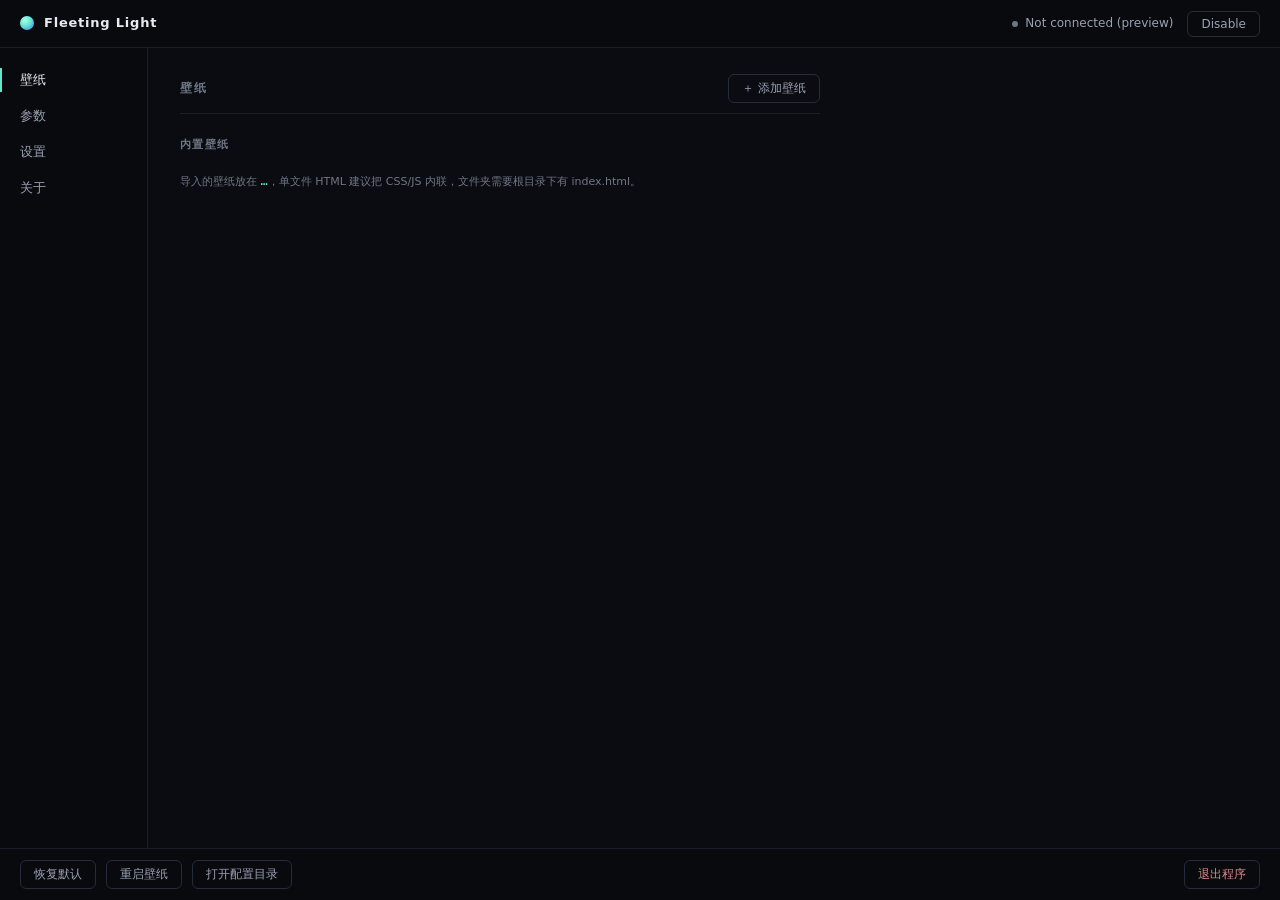
<file: web/settings/index.html>
<!doctype html>
<html lang="zh-CN">
  <head>
    <meta charset="utf-8" />
    <meta name="viewport" content="width=device-width, initial-scale=1" />
    <title>Fleeting Light · 设置</title>
    <link rel="stylesheet" href="./settings.css" />
    <script src="../shared/bridge.js"></script>
  </head>
  <body>
    <header class="topbar">
      <div class="brand">
        <span class="brand-mark"></span>
        <span class="brand-name">Fleeting Light</span>
        <span class="brand-version" id="versionLabel"></span>
      </div>
      <div class="topbar-right">
        <span class="status" id="statusPill"><span class="status-dot"></span><span id="statusText" data-i18n="status.connecting">连接中…</span></span>
        <button class="ghost" id="pauseButton" type="button" data-i18n="btn.disable">禁用</button>
      </div>
    </header>

    <div class="shell">
      <nav class="sidenav" id="sidenav">
        <button class="nav-item active" data-pane="wallpaper" type="button" data-i18n="nav.wallpaper">壁纸</button>
        <button class="nav-item" data-pane="params" type="button" data-i18n="nav.params">参数</button>
        <button class="nav-item" data-pane="behavior" type="button" data-i18n="nav.settings">设置</button>
        <button class="nav-item" data-pane="about" type="button" data-i18n="nav.about">关于</button>
      </nav>

      <main class="content">
        <section class="pane active" id="pane-wallpaper">
          <div class="pane-head">
            <h1 data-i18n="wallpaper.title">壁纸</h1>
            <div class="add-wrap">
              <button class="ghost" id="addWallpaperButton" type="button" data-i18n="wallpaper.add">＋ 添加壁纸</button>
              <div class="menu" id="addWallpaperMenu" hidden>
                <button type="button" data-kind="file" data-i18n="wallpaper.importFile">导入 HTML 文件…</button>
                <button type="button" data-kind="folder" data-i18n="wallpaper.importFolder">导入文件夹（构建产物）…</button>
              </div>
            </div>
          </div>
          <div class="rule"></div>

          <div class="wp-group">
            <h2 class="group-title" data-i18n="wallpaper.builtin">内置壁纸</h2>
            <div class="wp-list" id="builtinList"></div>
          </div>

          <div class="wp-group" id="userGroup" hidden>
            <h2 class="group-title" data-i18n="wallpaper.mine">我的壁纸</h2>
            <div class="wp-list" id="userList"></div>
          </div>

          <p class="note">
            <span data-i18n="wallpaper.note.before">导入的壁纸放在</span>
            <code id="userDirHint">…</code><span data-i18n="wallpaper.note.after">，单文件 HTML 建议把 CSS/JS 内联，文件夹需要根目录下有 index.html。</span>
          </p>
        </section>

        <section class="pane" id="pane-params">
          <h1 data-i18n="params.title">渲染</h1>
          <div class="rule"></div>

          <div class="row">
            <div class="row-label">
              <span data-i18n="params.fps">帧率上限</span>
              <span class="hint" data-i18n="params.fpsHint">不限 = 跟随显示器刷新率；也可以自己填 1–240</span>
            </div>
            <div class="row-side fps-side">
              <div class="segmented" id="fpsGroup">
                <button type="button" data-fps="30">30</button>
                <button type="button" data-fps="60">60</button>
                <button type="button" data-fps="120">120</button>
                <button type="button" data-fps="0" data-i18n="params.unlimited">不限</button>
              </div>
              <input
                type="number"
                id="fpsCustom"
                class="fps-custom"
                min="1"
                max="240"
                step="1"
                inputmode="numeric"
                placeholder="自定义"
                data-i18n-placeholder="params.customPlaceholder"
                title="自定义帧率上限（1–240），回车或失焦生效"
                data-i18n-title="params.customTitle"
              />
            </div>
          </div>

          <div class="row">
            <div class="row-label inline"><span data-i18n="params.speed">流动速度</span><span class="value" id="speedValue">1.0×</span></div>
            <input type="range" id="speedRange" min="0.2" max="2.5" step="0.1" value="1" />
          </div>

          <div class="row">
            <div class="row-label inline"><span data-i18n="params.intensity">画面强度</span><span class="value" id="intensityValue">1.0</span></div>
            <input type="range" id="intensityRange" min="0.3" max="1.8" step="0.1" value="1" />
          </div>

          <div class="row">
            <div class="row-label">
              <span data-i18n="params.density">元素密度</span>
              <span class="hint" data-i18n="params.densityHint">粒子 / 光斑 / 字符列的数量</span>
            </div>
            <div class="row-side">
              <span class="value" id="densityValue">1.0</span>
              <input type="range" id="densityRange" min="0.3" max="1.8" step="0.1" value="1" />
            </div>
          </div>

          <p class="note" data-i18n="params.note">三个参数对所有壁纸生效，改动立即应用并写入 config.json。</p>
        </section>

        <section class="pane" id="pane-behavior">
          <h1 data-i18n="settings.title">界面</h1>
          <div class="rule"></div>

          <div class="row">
            <div class="row-label">
              <span data-i18n="settings.language">界面语言</span>
              <span class="hint" data-i18n="settings.languageHint">默认跟随系统语言</span>
            </div>
            <div class="row-side">
              <select class="select" id="languageSelect">
                <option value="auto">System</option>
                <option value="zh">中文</option>
                <option value="en">English</option>
              </select>
            </div>
          </div>

          <h1 class="gap" data-i18n="settings.power">省电</h1>
          <div class="rule"></div>

          <div class="row">
            <div class="row-label">
              <span data-i18n="settings.pauseFullscreen">全屏应用时暂停</span>
              <span class="hint" data-i18n="settings.pauseFullscreenHint">检测到全屏游戏 / 视频时停止渲染</span>
            </div>
            <button class="switch" id="pauseOnFullscreen" type="button" role="switch" aria-checked="true"></button>
          </div>

          <div class="row">
            <div class="row-label">
              <span data-i18n="settings.pauseLock">锁屏时暂停</span>
              <span class="hint" data-i18n="settings.pauseLockHint">息屏 / 锁屏后释放 GPU</span>
            </div>
            <button class="switch" id="pauseOnLock" type="button" role="switch" aria-checked="true"></button>
          </div>

          <div class="row">
            <div class="row-label">
              <span data-i18n="settings.pauseCovered">窗口最大化时暂停</span>
              <span class="hint" data-i18n="settings.pauseCoveredHint">有最大化窗口盖住桌面时停止渲染</span>
            </div>
            <button class="switch" id="pauseWhenCovered" type="button" role="switch" aria-checked="true"></button>
          </div>

          <div class="row">
            <div class="row-label">
              <span data-i18n="settings.pausePanel">打开设置面板时暂停</span>
              <span class="hint" data-i18n="settings.pausePanelHint">默认关闭，仅降低帧率</span>
            </div>
            <button class="switch" id="pauseWhenSettingsOpen" type="button" role="switch" aria-checked="false"></button>
          </div>

          <h1 class="gap" data-i18n="settings.interaction">互动</h1>
          <div class="rule"></div>

          <div class="row">
            <div class="row-label">
              <span data-i18n="settings.pointer">壁纸跟随鼠标</span>
              <span class="hint" data-i18n="settings.pointerHint">把光标位置推给壁纸页面，视差 / 追光 / 交互要用它</span>
            </div>
            <button class="switch" id="pointerTracking" type="button" role="switch" aria-checked="true"></button>
          </div>

          <h1 class="gap" data-i18n="settings.startup">启动</h1>
          <div class="rule"></div>

          <div class="row">
            <div class="row-label">
              <span data-i18n="settings.autostart">开机自启</span>
              <span class="hint" data-i18n="settings.autostartHint">登录时自动启动，写入 HKCU\Software\Microsoft\Windows\CurrentVersion\Run</span>
            </div>
            <button class="switch" id="startWithWindows" type="button" role="switch" aria-checked="false"></button>
          </div>

          <div class="row">
            <div class="row-label">
              <span data-i18n="settings.devtools">启用开发者工具</span>
              <span class="hint" data-i18n="settings.devtoolsHint">下次创建视图时生效</span>
            </div>
            <button class="switch" id="devTools" type="button" role="switch" aria-checked="false"></button>
          </div>
        </section>

        <section class="pane" id="pane-about">
          <h1 data-i18n="about.title">运行信息</h1>
          <div class="rule"></div>
          <dl class="info" id="infoList"></dl>

          <div class="row">
            <div class="row-label">
              <span data-i18n="about.fps">实时帧率</span>
              <span class="hint" data-i18n="about.fpsHint">壁纸页面每 2 秒上报一次；60 表示满帧，掉到 50 以下说明真的在丢帧</span>
            </div>
            <div class="row-side">
              <span class="value" id="fpsValue">—</span>
            </div>
          </div>

          <h1 class="gap" data-i18n="about.actions">操作</h1>
          <div class="rule"></div>
          <div class="row">
            <div class="row-label"><span data-i18n="about.wallpaperDevtools">壁纸开发者工具</span><span class="hint" data-i18n="about.wallpaperDevtoolsHint">调试当前壁纸页面</span></div>
            <button class="ghost" id="devtoolsButton" type="button" data-i18n="about.open">打开</button>
          </div>
          <p class="note" data-i18n="about.note">
            壁纸页面与设置面板共用一套桥接接口：<code>bridge.send(json)</code> / <code>bridge.onMessage(cb)</code>。
          </p>
        </section>
      </main>
    </div>

    <footer class="bottombar">
      <button class="ghost" id="resetButton" type="button" data-i18n="footer.reset">恢复默认</button>
      <button class="ghost" id="reloadButton" type="button" data-i18n="footer.reload">重启壁纸</button>
      <button class="ghost" id="dataDirButton" type="button" data-i18n="footer.datadir">打开配置目录</button>
      <span class="spacer"></span>
      <button class="ghost danger" id="quitButton" type="button" data-i18n="footer.quit">退出程序</button>
    </footer>

    <div class="toast" id="toast"></div>
    <script type="module" src="./settings.js"></script>
  </body>
</html>
</file>
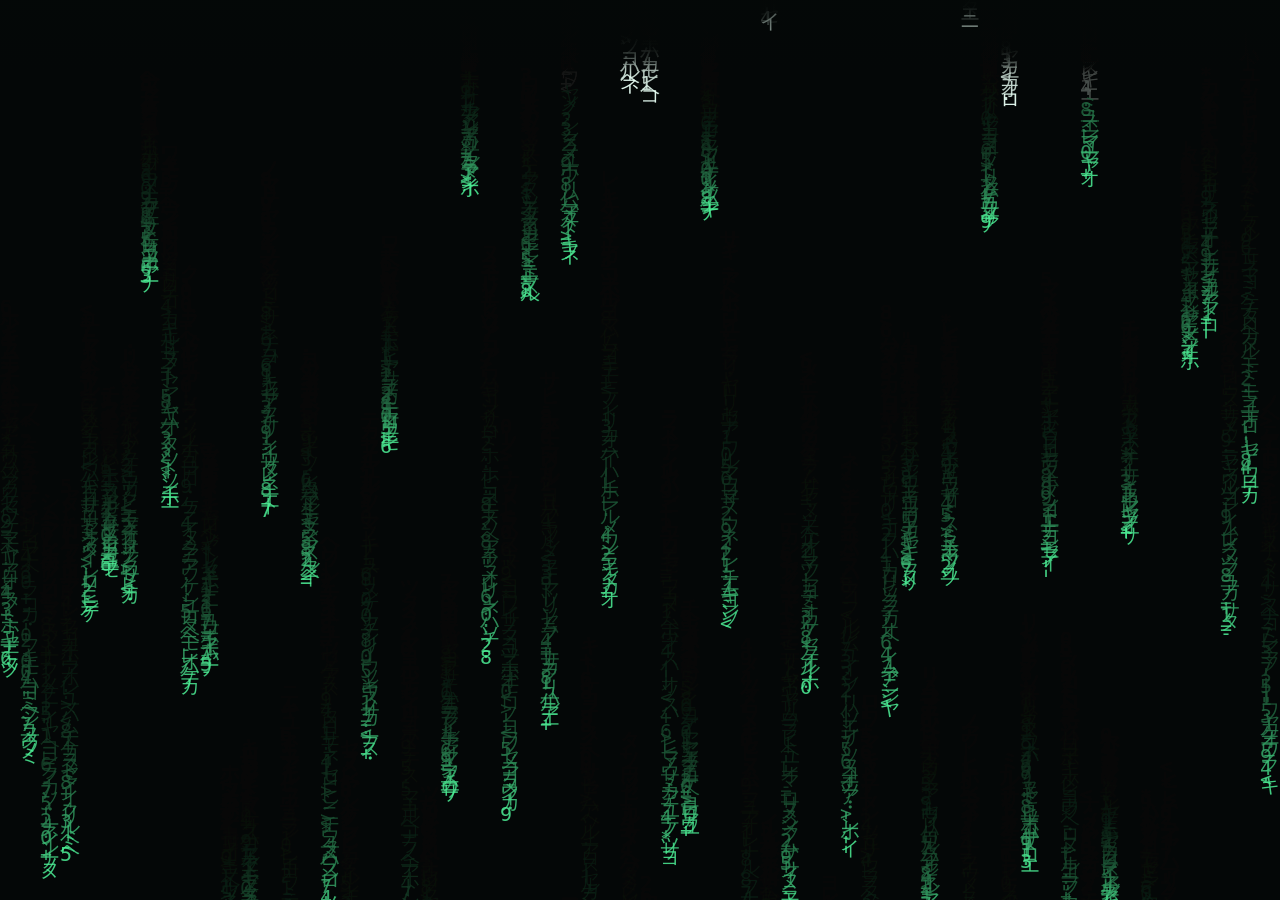
<file: web/wallpapers/matrix/index.html>
<!doctype html>
<html lang="zh-CN">
  <head>
    <meta charset="utf-8" />
    <meta name="viewport" content="width=device-width, initial-scale=1" />
    <title>数字雨 · Fleeting Light</title>
    <link rel="stylesheet" href="../../shared/wallpaper.css" />
    <script src="../../shared/bridge.js"></script>
    <script type="module" src="./matrix.js"></script>
  </head>
  <body>
    <canvas id="stage"></canvas>
  </body>
</html>
</file>
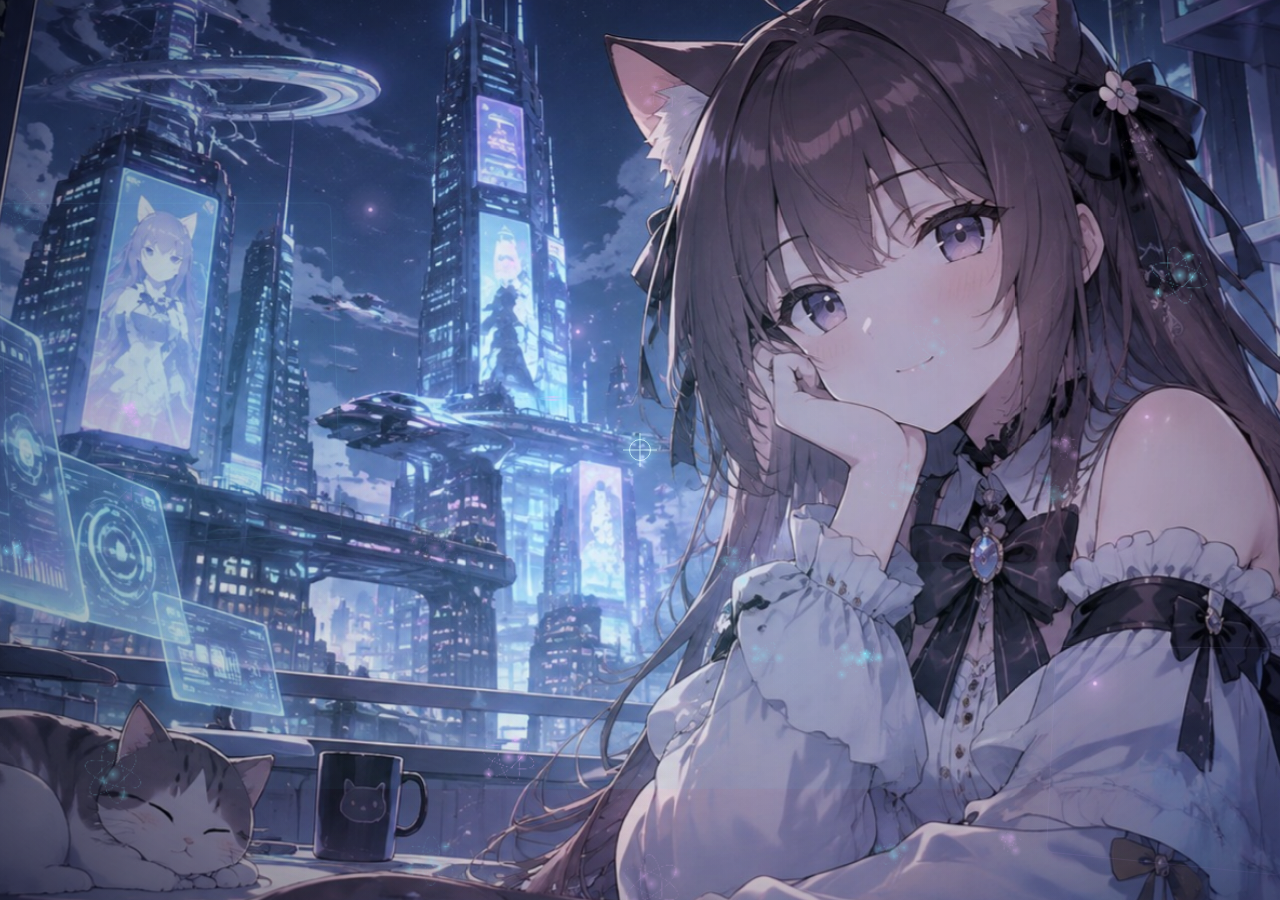
<file: web/wallpapers/neoncat/index.html>
﻿<!doctype html>
<html lang="zh-CN">
<head>
<meta charset="utf-8">
<meta name="viewport" content="width=device-width,initial-scale=1,maximum-scale=1,user-scalable=no">
<meta name="color-scheme" content="dark">
<title>NEON CAT // Living Wallpaper</title>
<style>
:root{--mx:0;--my:0;--glow:0;--cyan:#8cecff;--pink:#e9b4ff}
*{box-sizing:border-box}
html,body{margin:0;width:100%;height:100%;overflow:hidden;background:#070b19}
body{font-family:system-ui,sans-serif;cursor:none;user-select:none}
#world{position:fixed;inset:-2.5%;overflow:hidden;isolation:isolate;background:#090e20}
#art{position:absolute;inset:-2%;width:104%;height:104%;object-fit:cover;object-position:center;transform:translate3d(calc(var(--mx)*-10px),calc(var(--my)*-8px),0) scale(1.035);will-change:transform}
#shade{position:absolute;inset:0;pointer-events:none;background:radial-gradient(ellipse at 63% 48%,transparent 28%,rgba(3,7,20,.10) 66%,rgba(1,4,15,.42) 115%),linear-gradient(90deg,rgba(2,8,22,.16),transparent 42%,rgba(8,5,24,.10))}
#depth{position:absolute;inset:0;pointer-events:none;transform:translate3d(calc(var(--mx)*-18px),calc(var(--my)*-12px),0);transition:transform .18s ease-out}
#holoGlow{position:absolute;left:2%;top:20%;width:32%;height:46%;background:radial-gradient(ellipse,rgba(72,207,255,.20),transparent 72%);animation:pulse 5s ease-in-out infinite}
#faceAura{position:absolute;left:54%;top:15%;width:31%;height:48%;opacity:calc(.13 + var(--glow)*.35);background:radial-gradient(ellipse,rgba(185,162,255,.26),rgba(96,221,255,.09) 44%,transparent 78%);transition:opacity .3s}
#lightSweep{display:none}
#rain{display:none}
.city-lines{position:absolute;left:-10%;right:-10%;bottom:14%;height:24%;opacity:.45;background:linear-gradient(90deg,transparent 0%,rgba(100,220,255,.04) 18%,rgba(100,220,255,.17) 50%,rgba(100,220,255,.04) 82%,transparent 100%);animation:city 7s ease-in-out infinite}
#traffic{position:absolute;inset:0;overflow:hidden}
.car{display:none}

#drone{position:absolute;left:42%;top:44%;width:42px;height:13px;opacity:.7;filter:drop-shadow(0 0 8px #8deaff);animation:drift 12s ease-in-out infinite}
#drone:before{content:"";position:absolute;left:8px;right:8px;top:4px;height:5px;border-radius:50%;background:linear-gradient(90deg,#77dfff,#e4c7ff,#77dfff);box-shadow:0 0 12px 4px rgba(94,218,255,.65)}
#drone:after{content:"";position:absolute;left:-28px;right:-28px;top:6px;height:1px;background:linear-gradient(90deg,transparent,rgba(113,220,255,.35) 35%,rgba(113,220,255,.7) 50%,rgba(113,220,255,.35) 65%,transparent)}
#holo{position:absolute;left:3%;top:24%;width:25%;height:36%;border:1px solid rgba(132,225,255,.12);border-radius:8px;transform:perspective(700px) rotateY(8deg) rotateZ(-2deg);background:linear-gradient(135deg,rgba(72,177,255,.035),rgba(110,200,255,.005));box-shadow:inset 0 0 28px rgba(80,200,255,.04),0 0 28px rgba(63,196,255,.07);opacity:.7;overflow:hidden;animation:holoFloat 6s ease-in-out infinite}
#holo:before{content:"";position:absolute;inset:8% 7%;background:linear-gradient(90deg,transparent 20%,rgba(128,225,255,.18) 20.5%,transparent 21%);mask-image:linear-gradient(90deg,#000,transparent 95%);opacity:.45}
#holo:after{content:none}
#holo2{position:absolute;right:2%;bottom:6%;width:18%;height:23%;border:1px solid rgba(211,173,255,.16);border-radius:7px;background:linear-gradient(140deg,rgba(123,91,255,.08),rgba(64,209,255,.025));transform:perspective(500px) rotateY(-12deg) rotateZ(3deg);box-shadow:0 0 24px rgba(163,123,255,.1);opacity:.62;animation:holoFloat 7s ease-in-out infinite reverse}
#holo2:before{content:none}
#cursor{position:fixed;z-index:30;left:50%;top:50%;width:22px;height:22px;border:1px solid rgba(179,245,255,.9);border-radius:50%;transform:translate(-50%,-50%);pointer-events:none;box-shadow:0 0 13px rgba(102,220,255,.8),inset 0 0 8px rgba(102,220,255,.35);mix-blend-mode:screen;transition:width .2s,height .2s,background .2s}
#cursor:before,#cursor:after{content:"";position:absolute;background:rgba(180,244,255,.8);left:50%;top:50%;transform:translate(-50%,-50%)}
#cursor:before{width:34px;height:1px}#cursor:after{height:34px;width:1px}
#cursor.active{width:48px;height:48px;background:rgba(126,224,255,.08)}

#ambient{position:absolute;inset:0;pointer-events:none;background:radial-gradient(500px circle at var(--px,50%) var(--py,50%),rgba(91,203,255,.16),transparent 72%);transition:background .1s}
#vignette{position:absolute;inset:0;pointer-events:none;background:radial-gradient(ellipse at 50% 50%,transparent 52%,rgba(0,0,15,.14) 78%,rgba(0,0,15,.40) 100%)}
#grain{display:none}
#sparkCanvas{position:fixed;inset:0;width:100%;height:100%;pointer-events:none;z-index:12}
@keyframes pulse{0%,100%{opacity:.55;transform:scale(.95)}50%{opacity:1;transform:scale(1.08)}}
@keyframes city{0%,100%{opacity:.2;transform:translateX(-2%)}50%{opacity:.65;transform:translateX(2%)}}
@keyframes drift{0%,100%{transform:translate(0,0) rotate(-3deg)}50%{transform:translate(90px,-35px) rotate(3deg)}}
@keyframes holoFloat{0%,100%{translate:0 0}50%{translate:0 -9px}}
@keyframes scan{from{top:15%;opacity:0}15%{opacity:1}90%{opacity:.8}to{top:92%;opacity:0}}
/* 射击：在原有瞄准镜上叠一层后坐 + 爆闪，不新增任何元素 */
@keyframes fireKick{
  0%{transform:translate(-50%,-50%) scale(1);box-shadow:0 0 13px rgba(102,220,255,.8),inset 0 0 8px rgba(102,220,255,.35)}
  18%{transform:translate(-50%,-50%) scale(1.62);box-shadow:0 0 26px 6px rgba(170,240,255,.95),inset 0 0 16px rgba(190,245,255,.9)}
  45%{transform:translate(-50%,-50%) scale(1.2)}
  100%{transform:translate(-50%,-50%) scale(1);box-shadow:0 0 13px rgba(102,220,255,.8),inset 0 0 8px rgba(102,220,255,.35)}
}
#cursor.fire{animation:fireKick .3s cubic-bezier(.2,.9,.3,1);border-color:#fff}
#cursor.fire:before,#cursor.fire:after{background:#fff;box-shadow:0 0 10px 3px rgba(160,238,255,.95)}
25%{transform:translate(2%,-1%)}50%{transform:translate(-1%,2%)}75%{transform:translate(1%,1%)}100%{transform:translate(-2%,-1%)}}
@media(max-width:700px){#art{object-position:58% center}#holo{width:34%;height:25%;top:31%}#holo2{width:24%;height:16%}#drone{left:34%;top:38%}body{cursor:auto}#cursor{display:none}}
@media(prefers-reduced-motion:reduce){*,*:before,*:after{animation-duration:30s!important;transition:none!important}}

      /* 暂停时连 CSS 动画一起停：只停 rAF 的话合成器还在每帧跑，GPU 占用降不下来 */
      html.fl-paused *,
      html.fl-paused *::before,
      html.fl-paused *::after {
        animation-play-state: paused !important;
        transition: none !important;
      }
</style>
</head>
<body>
<div id="world">
<img id="art" alt="" src="./bg.jpg">
<div id="shade"></div>
<div id="depth">
  <div id="holoGlow"></div><div id="faceAura"></div>
  <div id="holo"></div><div id="holo2"></div>
  <div id="drone"></div>
  <div class="city-lines"></div>
</div>
<div id="ambient"></div>
<div id="vignette"></div>
</div>
<canvas id="sparkCanvas"></canvas>
<div id="cursor"></div>
<script src="../../shared/bridge.js"></script>
<script>
(()=>{
 const root=document.documentElement, world=document.getElementById('world');
 const cursor=document.getElementById('cursor'), canvas=document.getElementById('sparkCanvas');
 const ctx=canvas.getContext('2d',{alpha:true});
 let w=0,h=0,px=innerWidth/2,py=innerHeight/2,tx=px,ty=py,glow=0;
 const reduce=matchMedia('(prefers-reduced-motion: reduce)').matches;
 function resize(){
   const dpr=Math.min(window.devicePixelRatio||1,.85);
   w=canvas.width=Math.round(innerWidth*dpr);
   h=canvas.height=Math.round(innerHeight*dpr);
   canvas.style.width=innerWidth+'px';canvas.style.height=innerHeight+'px';
   ctx.setTransform(dpr,0,0,dpr,0,0);
 }
 addEventListener('resize',resize);resize();
 // layered aerial traffic: each streak has its own speed, altitude and glow
 const traffic=document.getElementById('traffic');

 // ---- 原子：原子核 + 三条椭圆轨道 + 绕轨道转的电子 ----
 const params={speed:1,intensity:1,density:1};
 let fpsLimit=60,budget=0;
 const ATOM_BASE=26;
 let atoms=[];
 // 预渲染一个发光点，避免每帧用 shadowBlur
 function makeGlow(rgb){
   const c=document.createElement('canvas');
   c.width=c.height=64;
   const g=c.getContext('2d');
   const rg=g.createRadialGradient(32,32,0,32,32,32);
   rg.addColorStop(0,'rgba('+rgb+',1)');
   rg.addColorStop(.24,'rgba('+rgb+',.55)');
   rg.addColorStop(1,'rgba('+rgb+',0)');
   g.fillStyle=rg;
   g.fillRect(0,0,64,64);
   return c;
 }
 const glowCyan=makeGlow('140,236,255');
 const glowPink=makeGlow('233,180,255');

 // 三条椭圆轨道的贴图：椭圆长轴画在 0.42 的比例上，绘制时按 a.r 缩放
 function makeOrbit(rgb){
   const S=256;
   const c=document.createElement('canvas');
   c.width=c.height=S;
   const g=c.getContext('2d');
   g.translate(S/2,S/2);
   g.strokeStyle='rgba('+rgb+',.5)';
   g.lineWidth=1.4;
   for(let k=0;k<3;k++){
     g.save();
     g.rotate(k*Math.PI/3);
     g.beginPath();
     g.ellipse(0,0,S*0.42,S*0.42*.36,0,0,Math.PI*2);
     g.stroke();
     g.restore();
   }
   return c;
 }
 const orbitCyan=makeOrbit('140,236,255');
 const orbitPink=makeOrbit('233,180,255');
 const ORBIT_RATIO=.42;
 function makeAtom(spread){
   const r=11+Math.random()*19;
   return{
     x:Math.random()*innerWidth,
     y:spread?Math.random()*innerHeight:innerHeight+r*2,
     r,
     vx:(Math.random()-.5)*.22,
     vy:-(.08+Math.random()*.2),
     tilt:Math.random()*Math.PI,
     spin:(.45+Math.random()*.85)*(Math.random()<.5?-1:1),
     phase:Math.random()*Math.PI*2,
     hue:Math.random()<.55?192:276,
     alpha:.5+Math.random()*.42,
     dying:0
   };
 }
 function rebuildAtoms(){
   const count=Math.max(3,Math.round(ATOM_BASE*params.density));
   atoms=[];
   for(let i=0;i<count;i++)atoms.push(makeAtom(true));
 }
 rebuildAtoms();

 // ---- 可射击的靶标：比原子醒目，打中会爆开 ----
 const TARGET_BASE=9;
 let targets=[];
 const TARGET_HUES=[190,280,332];

 // 散景光斑：几乎不动，只极缓慢地上浮，像画面里本来就有的光点
 function makeTarget(spread){
   const margin=90;
   return{
     x:margin+Math.random()*Math.max(40,innerWidth-margin*2),
     // 位置永远随机：重生时就地淡入，不从边缘飘进来
     y:margin+Math.random()*Math.max(40,innerHeight-margin*2),
     vx:(Math.random()-.5)*.24,
     vy:-(.10+Math.random()*.20),
     sway:.10+Math.random()*.18,
     swaySpeed:.5+Math.random()*.7,
     r:12+Math.random()*7,
     hue:TARGET_HUES[Math.floor(Math.random()*TARGET_HUES.length)],
     phase:Math.random()*Math.PI*2,
     fade:spread?Math.random()*.55:0,
     dead:0
   };
 }
 function rebuildTargets(){
   const count=Math.max(2,Math.round(TARGET_BASE*params.density));
   targets=[];
   for(let i=0;i<count;i++)targets.push(makeTarget(true));
 }
 rebuildTargets();

 // 射击火花
 const motes=[];
 let lastParallaxX=-9999,lastParallaxY=-9999;
 function applyPointer(x,y){
   tx=x;ty=y;

   // 视差和光标光晕只在移动超过 6px 时更新。
   // 每改一次 CSS 变量，整个 #art / #depth 层都要重新合成，60Hz 全量更新太贵。
   if(Math.abs(x-lastParallaxX)>6||Math.abs(y-lastParallaxY)>6){
     lastParallaxX=x;
     lastParallaxY=y;
     root.style.setProperty('--mx',((x/innerWidth)-.5)*2);
     root.style.setProperty('--my',((y/innerHeight)-.5)*2);
     root.style.setProperty('--px',x+'px');
     root.style.setProperty('--py',y+'px');
   }

   // 准星必须每帧跟手，不能降频
   cursor.style.left=x+'px';
   cursor.style.top=y+'px';
 }
 // 射击：瞄准镜后坐 + 中心爆闪 + 一圈短射线，另外甩几颗火花咬壳
 function fire(x,y){
   cursor.classList.remove('fire');
   void cursor.offsetWidth;      // 强制重排，让同一位置的连续点击也能重放动画
   cursor.classList.add('fire');
   clearTimeout(fire.timer);
   fire.timer=setTimeout(()=>cursor.classList.remove('fire'),320);

   const count=10+Math.round(5*params.intensity);
   for(let i=0;i<count;i++){
     const ang=(Math.PI*2*i)/count+(Math.random()-.5)*.18;
     const spd=4.2+Math.random()*4.4;
     motes.push({
       muzzle:true,
       x,y,
       vx:Math.cos(ang)*spd,
       vy:Math.sin(ang)*spd,
       life:1,
       r:.9+Math.random()*1.5,
       len:.5+Math.random()*.9
     });
   }
   for(let i=0;i<5;i++){
     const ang=Math.random()*Math.PI*2;
     const spd=1.1+Math.random()*2.2;
     motes.push({muzzle:false,x,y,vx:Math.cos(ang)*spd,vy:Math.sin(ang)*spd+.8,life:1,r:.7+Math.random()*1.2,len:0});
   }

   // 打中靶标：炸开一圈碎片 + 一圈冲击波，然后消失一段时间
   for(const t of targets){
     if(t.dead>0)continue;
     const dist=Math.hypot(t.x-x,t.y-y);
     if(dist>16)continue;

     t.dead=1.8;

     const pieces=18+Math.round(8*params.intensity);
     for(let i=0;i<pieces;i++){
       const ang=(Math.PI*2*i)/pieces+Math.random()*.3;
       const spd=2.6+Math.random()*5.2;
       motes.push({
         muzzle:false,
         hue:t.hue,
         x:t.x+Math.cos(ang)*t.r*.5,
         y:t.y+Math.sin(ang)*t.r*.5,
         vx:Math.cos(ang)*spd,
         vy:Math.sin(ang)*spd,
         life:1,
         r:1.2+Math.random()*2,
         len:0
       });
     }

     motes.push({ring:true,x:t.x,y:t.y,r:t.r,life:1,hue:t.hue});
     motes.push({ring:true,x:t.x,y:t.y,r:t.r*.6,life:1,hue:t.hue});
   }

   // 打中原子：让它进入受击状态，并在原位炸出一圈同色碎片
   for(const a of atoms){
     if(a.dying>0)continue;
     const dist=Math.hypot(a.x-x,a.y-y);
     if(dist>12)continue;

     a.dying=1;
     const pieces=8+Math.round(5*params.intensity);
     for(let i=0;i<pieces;i++){
       const ang=Math.random()*Math.PI*2;
       const spd=2.2+Math.random()*4.4;
       const off=a.r*(.2+Math.random()*.5);
       motes.push({
         muzzle:false,
         hue:a.hue,
         x:a.x+Math.cos(ang)*off,
         y:a.y+Math.sin(ang)*off,
         vx:Math.cos(ang)*spd,
         vy:Math.sin(ang)*spd+.6,
         life:1,
         r:1+Math.random()*1.7,
         len:0
       });
     }
   }
 }
 window.__flFire=fire;
 window.__flAtoms=atoms;
 window.__flTargets=targets;
 window.__flPointer=applyPointer;   // 调试出口：控制台里可以直接触发一次射击

 let pointerDown=false;
 if(window.bridge){
   window.bridge.onMessage((message)=>{
     if(!message||typeof message!=='object')return;

     if(message.type==='pointer'){
       if(message.inside===false){pointerDown=false;return}
       const x=message.x*innerWidth;
       const y=message.y*innerHeight;
       applyPointer(x,y);
       const down=message.down===true;
       if(down&&!pointerDown)fire(x,y);
       pointerDown=down;
       return;
     }

     if(message.type==='config'||message.type==='init'){
       applyConfig(message.config);
       return;
     }

     if(message.type==='state'){
       document.documentElement.classList.toggle('fl-paused',message.paused===true);
       if(message.paused){
         if(raf){cancelAnimationFrame(raf);raf=0}
       }else if(!raf&&!document.hidden){
         lastTime=0;
         raf=requestAnimationFrame(frame);
       }
     }
   });
 }

 // 设置面板参数：speed 控节奏、intensity 控亮度、density 控原子数量
 const PARAM_RANGE={speed:[.2,2.5],intensity:[.3,1.8],density:[.3,1.8]};
 function applyConfig(config){
   const wallpaper=config&&config.wallpaper;
   if(!wallpaper)return;

   const next=wallpaper.params||{};
   const densityBefore=params.density;
   Object.keys(PARAM_RANGE).forEach((key)=>{
     const value=Number(next[key]);
     if(Number.isFinite(value)){
       const range=PARAM_RANGE[key];
       params[key]=Math.min(range[1],Math.max(range[0],value));
     }
   });

   const fps=Number(wallpaper.fps);
   if(Number.isFinite(fps))fpsLimit=Math.max(0,Math.min(240,fps));

   if(params.density!==densityBefore){
     rebuildAtoms();
     rebuildTargets();
   }
 }
 // One animation loop: update interactive lighting at 30fps and pause off-screen.
 let lastDraw=0, lastTime=0, idleStart=performance.now(), raf=0;
 function frame(t){
   raf=0;
   if(document.hidden) return;
   const dt=Math.min(48,lastTime?t-lastTime:16.7); lastTime=t;
   px+=(tx-px)*.12;py+=(ty-py)*.12;
   const fx=innerWidth*.69,fy=innerHeight*.34;
   const d=Math.hypot(px-fx,py-fy), target=Math.max(0,1-d/260);
   glow+=(target-glow)*.08;
   root.style.setProperty('--glow',(glow*params.intensity).toFixed(2));
   // 粒子层锁 30fps：光点移动很慢，60fps 只是白烧 GPU
   const interval=Math.max(33,fpsLimit>0?1000/fpsLimit:0);
   if(t-lastDraw>=interval-1.5){
     lastDraw=t;
     ctx.clearRect(0,0,innerWidth,innerHeight);
     const spd=params.speed*(dt/16.7);
     const itn=params.intensity;

     // 原子：核 + 三条椭圆轨道 + 绕行电子
     for(const a of atoms){
       // 被打中的原子：放大淡出，然后从画面底部重新飘上来
       let alive=1;
       if(a.dying>0){
         a.dying-=spd*.075;
         if(a.dying<=0){
           Object.assign(a,makeAtom(false));
           continue;
         }
         alive=a.dying;
       }

       a.x+=a.vx*spd;
       a.y+=a.vy*spd;
       if(a.y< -a.r*2){a.y=innerHeight+a.r*2;a.x=Math.random()*innerWidth}
       if(a.x< -a.r*2)a.x=innerWidth+a.r*2;
       if(a.x>innerWidth+a.r*2)a.x=-a.r*2;
       a.phase+=a.spin*spd*.03;

       const sprite=a.hue<230?glowCyan:glowPink;
       const grow=1+(1-alive)*.9;
       const alpha=a.alpha*itn*(.72+.28*Math.sin(a.phase*1.7))*alive;

       ctx.save();
       ctx.translate(a.x,a.y);
       ctx.rotate(a.tilt);

       // 三条轨道一次画完（预渲染贴图），省掉每帧三次椭圆描边
       const orbit=a.hue<230?orbitCyan:orbitPink;
       const orbitSize=a.r*grow/ORBIT_RATIO;
       ctx.globalCompositeOperation='lighter';
       ctx.globalAlpha=Math.min(1,alpha*.95);
       ctx.drawImage(orbit,-orbitSize/2,-orbitSize/2,orbitSize,orbitSize);

       // 电子沿着各自的轨道跑
       for(let k=0;k<3;k++){
         const ang=a.phase+k*Math.PI*2/3;
         const ex=Math.cos(ang)*a.r*grow;
         const ey=Math.sin(ang)*a.r*.36*grow;
         const es=6;
         ctx.globalAlpha=Math.min(1,alpha);
         ctx.drawImage(sprite,ex-es,ey-es,es*2,es*2);
       }

       const ns=8;
       ctx.globalCompositeOperation='lighter';
       ctx.globalAlpha=Math.min(1,alpha*.9);
       ctx.drawImage(sprite,-ns,-ns,ns*2,ns*2);
       ctx.globalAlpha=1;
       ctx.globalCompositeOperation='source-over';
       ctx.restore();
     }
     // 可击落的小型飞行器：霓虹机体 + 翼灯 + 推进器尾焰，和壁纸里那架无人机同族
     for(const t of targets){
       if(t.dead>0){
         t.dead-=spd*.02;
         if(t.dead<=0)Object.assign(t,makeTarget(false));
         continue;
       }

       t.phase+=spd*.05;
       // 慢慢亮起来，别凭空蹦出来（约 0.8 秒）
       t.fade=Math.min(1,t.fade+spd*.008);
       // 像光尘一样飘：主漂移 + 一点横向摇摆，别走成直线
       t.x+=(t.vx+Math.sin(t.phase*t.swaySpeed)*t.sway)*spd;
       t.y+=t.vy*spd;

       // 飘出画面就换个位置再上来
       if(t.y<-90||t.x<-140||t.x>innerWidth+140){
         Object.assign(t,makeTarget(true));
         continue;
       }

       const glow=t.hue<230?glowCyan:glowPink;
       const breathe=.78+.22*Math.sin(t.phase*1.5);

       ctx.save();
       ctx.globalCompositeOperation='lighter';

       // 外层柔光
       const gs=t.r*2.6*breathe;
       ctx.globalAlpha=Math.min(1,.34*itn*breathe*t.fade*t.fade);
       ctx.drawImage(glow,t.x-gs,t.y-gs,gs*2,gs*2);

       // 内层更亮一点，有层次但不出硬边
       const cs=t.r*.85*breathe;
       ctx.globalAlpha=Math.min(1,.48*itn*breathe*t.fade*t.fade);
       ctx.drawImage(glow,t.x-cs,t.y-cs,cs*2,cs*2);

       // 针尖大的核心：给精确瞄准一个落点参考，不破坏柔和感
       ctx.globalAlpha=Math.min(1,.6*itn*t.fade*t.fade);
       ctx.fillStyle='hsla('+t.hue+',100%,97%,.9)';
       ctx.beginPath();
       ctx.arc(t.x,t.y,1.9,0,Math.PI*2);
       ctx.fill();

       ctx.globalAlpha=1;
       ctx.globalCompositeOperation='source-over';
       ctx.restore();
     }

     // 射击火花：枪口焰是朝外射的短线，弹壳火花是拖尾小点
     ctx.globalCompositeOperation='lighter';
     for(let i=motes.length-1;i>=0;i--){
       const m=motes[i];
       const step=(dt/16.7)*params.speed;
       m.x+=m.vx*step;
       m.y+=m.vy*step;
       m.vx*=.955;
       m.vy*=.955;
       m.life-=(m.muzzle?.055:.02)*step;
       if(m.life<=0){motes.splice(i,1);continue}

       const alpha=Math.max(0,m.life);

       if(m.ring){
         // 冲击波：快速扩散的圆环
         m.r+=9*step;
         m.life-=.035*step;
         if(m.life<=0){motes.splice(i,1);continue}
         ctx.globalAlpha=1;
         ctx.strokeStyle='hsla('+m.hue+',100%,80%,'+(alpha*.85).toFixed(3)+')';
         ctx.lineWidth=2.6*alpha;
         ctx.beginPath();
         ctx.arc(m.x,m.y,m.r,0,Math.PI*2);
         ctx.stroke();
         continue;
       }

       if(m.muzzle){
         // 枪口焰：沿运动方向拉一条亮线
         const tailX=m.x-m.vx*m.len*3.1;
         const tailY=m.y-m.vy*m.len*3.1;
         const grad=ctx.createLinearGradient(m.x,m.y,tailX,tailY);
         grad.addColorStop(0,'rgba(220,250,255,'+alpha.toFixed(3)+')');
         grad.addColorStop(.45,'rgba(130,225,255,'+(alpha*.6).toFixed(3)+')');
         grad.addColorStop(1,'rgba(120,200,255,0)');
         ctx.globalAlpha=1;
         ctx.strokeStyle=grad;
         ctx.lineWidth=m.r*1.7;
         ctx.lineCap='round';
         ctx.beginPath();
         ctx.moveTo(m.x,m.y);
         ctx.lineTo(tailX,tailY);
         ctx.stroke();
       }else{
         ctx.globalAlpha=alpha;
         ctx.fillStyle=m.hue?'hsl('+m.hue+',100%,80%)':'#d9f7ff';
         ctx.beginPath();
         ctx.arc(m.x,m.y,m.r*alpha,0,Math.PI*2);
         ctx.fill();
       }
     }
     ctx.globalAlpha=1;
     ctx.globalCompositeOperation='source-over';
     ctx.globalAlpha=1;
   }
   if(!reduce && t-idleStart>250){
     const centered=Math.abs(tx-innerWidth/2)<3&&Math.abs(ty-innerHeight/2)<3;
     if(centered){
       const q=t/1000;
       root.style.setProperty('--mx',(Math.sin(q*.19)*.12).toFixed(3));
       root.style.setProperty('--my',(Math.cos(q*.16)*.1).toFixed(3));
     }
   }
   raf=requestAnimationFrame(frame);
 }
 function start(){if(!raf&&!document.hidden){lastTime=0;raf=requestAnimationFrame(frame)}}
 function stop(){if(raf){cancelAnimationFrame(raf);raf=0}}
 document.addEventListener('visibilitychange',()=>{if(document.hidden)stop();else start()});
 start();
})();
</script>
</body>
</html>
</file>
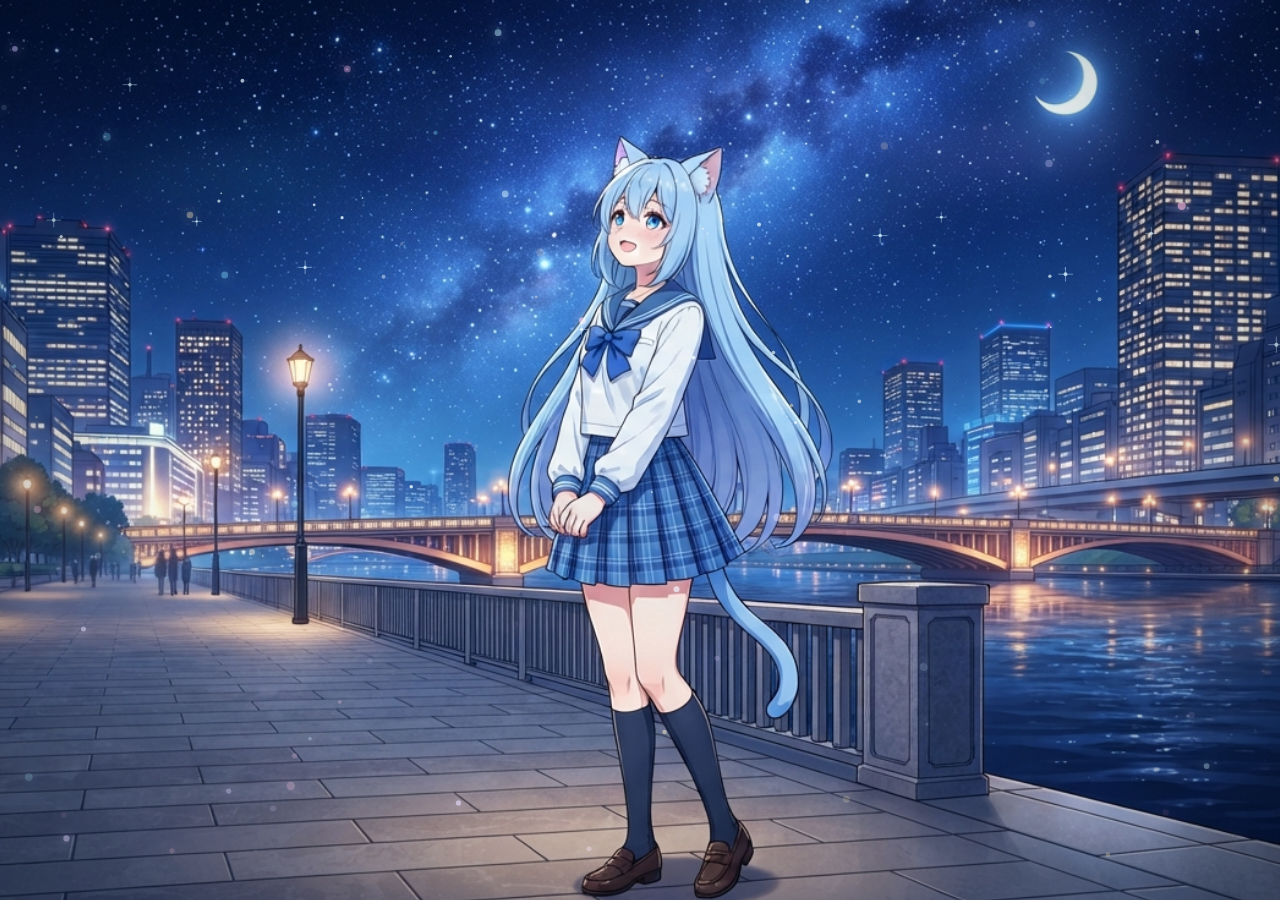
<file: web/wallpapers/riverside/index.html>
﻿<!DOCTYPE html>
<html lang="zh-CN">
<head>
  <meta charset="UTF-8" />
  <meta name="viewport" content="width=device-width, initial-scale=1.0" />
  <title>星空山坡猫娘 · 互动动态壁纸</title>
  <style>
    * {
      box-sizing: border-box;
      user-select: none;
      -webkit-user-select: none;
    }

    html, body {
      margin: 0;
      padding: 0;
      width: 100%;
      height: 100%;
      overflow: hidden;
      background-color: #040714;
      cursor: default;
    }

    #wallpaper-stage {
      position: fixed;
      inset: 0;
      overflow: hidden;
      background: radial-gradient(circle at 50% 35%, #0c1428 0%, #040714 100%);
    }

    canvas.layer {
      position: absolute;
      inset: 0;
      width: 100%;
      height: 100%;
      display: block;
      pointer-events: none;
    }

    #sky-canvas {
      mix-blend-mode: screen;
    }

    #particle-canvas {
      mix-blend-mode: screen;
    }

    #vignette {
      position: absolute;
      inset: 0;
      pointer-events: none;
      background: radial-gradient(ellipse at 50% 45%, transparent 52%, rgba(2, 5, 16, 0.42) 100%);
    }
  
      /* 暂停时连 CSS 动画一起停：只停 rAF 的话合成器还在每帧跑，GPU 占用降不下来 */
      html.fl-paused *,
      html.fl-paused *::before,
      html.fl-paused *::after {
        animation-play-state: paused !important;
        transition: none !important;
      }
</style>
</head>
<body>
  <div id="wallpaper-stage">
    <!-- Base illustration with smooth parallax & gentle breathing -->
    <canvas id="bg-canvas" class="layer"></canvas>

    <!-- Flowing light ribbons, twinkling stars, meteors, click ripples -->
    <canvas id="sky-canvas" class="layer"></canvas>

    <!-- Interactive fireflies, stardust, petting hearts, cursor trail -->
    <canvas id="particle-canvas" class="layer"></canvas>

    <div id="vignette"></div>
  </div>

  <script src="../../shared/bridge.js"></script>
  <script>
    (function () {
      'use strict';

      const BG_SRC = './bg.jpg';

      const state = {
        width: window.innerWidth,
        height: window.innerHeight,
        dpr: Math.min(window.devicePixelRatio || 1, 1.5),
        pointerX: -9999,
        pointerY: -9999,
        targetParallaxX: 0,
        targetParallaxY: 0,
        currentParallaxX: 0,
        currentParallaxY: 0,
        imgReady: false,
        // 设置面板的三项参数，由 config 消息驱动
        params: { speed: 1, intensity: 1, density: 1 },
        fpsLimit: 60,
        layout: { drawX: 0, drawY: 0, drawW: 1, drawH: 1 }
      };

      const bgCanvas = document.getElementById('bg-canvas');

      // 调试出口：devtools 里能直接看到光标位置和视差
      window.__flState = state;
      const skyCanvas = document.getElementById('sky-canvas');
      const particleCanvas = document.getElementById('particle-canvas');

      const bgCtx = bgCanvas.getContext('2d');
      const skyCtx = skyCanvas.getContext('2d');
      const pCtx = particleCanvas.getContext('2d');

      const bgImg = new Image();
      bgImg.onload = function () {
        state.imgReady = true;
      };
      bgImg.src = BG_SRC;

      function resizeCanvases() {
        state.width = window.innerWidth;
        state.height = window.innerHeight;
        state.dpr = Math.min(window.devicePixelRatio || 1, 1.5);

        [bgCanvas, skyCanvas, particleCanvas].forEach((canvas) => {
          canvas.width = Math.floor(state.width * state.dpr);
          canvas.height = Math.floor(state.height * state.dpr);
        });

        bgCtx.setTransform(state.dpr, 0, 0, state.dpr, 0, 0);
        skyCtx.setTransform(state.dpr, 0, 0, state.dpr, 0, 0);
        pCtx.setTransform(state.dpr, 0, 0, state.dpr, 0, 0);

        initStars();
      }

      // --- Stars ---
      let stars = [];
      function initStars() {
        const base = Math.min(200, Math.max(85, Math.floor((state.width * state.height) / 9200)));
        const count = Math.max(24, Math.round(base * state.params.density));
        stars = [];
        for (let i = 0; i < count; i++) {
          stars.push({
            x: Math.random() * state.width,
            y: Math.random() * state.height * 0.56,
            r: Math.random() * 1.6 + 0.4,
            phase: Math.random() * Math.PI * 2,
            speed: Math.random() * 1.5 + 0.6,
            isCross: Math.random() > 0.85
          });
        }
      }

      // --- Shooting Stars / Meteors ---
      const meteors = [];
      function spawnMeteor(startX, startY) {
        const w = state.width;
        const h = state.height;
        const x = typeof startX === 'number' ? startX : w * (0.16 + Math.random() * 0.68);
        const y = typeof startY === 'number' ? startY : h * (0.04 + Math.random() * 0.22);
        const angle = Math.PI * 0.74 + (Math.random() - 0.5) * 0.2;
        const speed = 10 + Math.random() * 7;
        meteors.push({
          x,
          y,
          vx: Math.cos(angle) * speed,
          vy: Math.sin(angle) * speed,
          len: 95 + Math.random() * 90,
          life: 1.0,
          decay: 0.015 + Math.random() * 0.01
        });
      }

      // --- Interactive Sky Ripples ---
      const ripples = [];
      function spawnRipple(x, y, color) {
        ripples.push({
          x,
          y,
          r: 4,
          maxR: 72 + Math.random() * 32,
          life: 1.0,
          color: color || '#7dd3fc'
        });
      }

      // --- Floating Fireflies & Stardust (Mouse-Interactive) ---
      const PARTICLE_COLORS = ['#7dd3fc', '#bae6fd', '#c4b5fd', '#fde68a', '#f9a8d4'];
      const particles = [];
      const MAX_PARTICLES = 82;

      function createParticle(randomY) {
        return {
          x: Math.random() * state.width,
          y: randomY ? Math.random() * state.height : state.height + 20,
          vx: (Math.random() - 0.5) * 0.3,
          vy: -(0.22 + Math.random() * 0.55),
          pushVx: 0,
          pushVy: 0,
          size: Math.random() * 3.0 + 1.2,
          alpha: Math.random() * 0.6 + 0.25,
          phase: Math.random() * Math.PI * 2,
          color: PARTICLE_COLORS[Math.floor(Math.random() * PARTICLE_COLORS.length)]
        };
      }

      function initParticles() {
        particles.length = 0;
        const count = Math.max(14, Math.round(MAX_PARTICLES * state.params.density));
        for (let i = 0; i < count; i++) {
          particles.push(createParticle(true));
        }
      }

      // --- Cursor Stardust Trail ---
      const trailParticles = [];
      function addTrailParticle(x, y) {
        for (let i = 0; i < 2; i++) {
          trailParticles.push({
            x: x + (Math.random() - 0.5) * 10,
            y: y + (Math.random() - 0.5) * 10,
            vx: (Math.random() - 0.5) * 0.9,
            vy: -0.35 - Math.random() * 0.75,
            size: Math.random() * 2.5 + 1.1,
            life: 1.0,
            color: PARTICLE_COLORS[Math.floor(Math.random() * PARTICLE_COLORS.length)]
          });
        }
        if (trailParticles.length > 90) {
          trailParticles.splice(0, trailParticles.length - 90);
        }
      }

      // --- Petting Hearts & Sparkles ---
      const hearts = [];
      function spawnHearts(x, y) {
        const colors = ['#f9a8d4', '#f472b6', '#fbcfe8', '#fde68a'];
        for (let i = 0; i < 7; i++) {
          hearts.push({
            x: x + (Math.random() - 0.5) * 44,
            y: y + (Math.random() - 0.5) * 20,
            vx: (Math.random() - 0.5) * 1.1,
            vy: -1.1 - Math.random() * 1.2,
            size: 6 + Math.random() * 5,
            life: 1.0,
            phase: Math.random() * Math.PI * 2,
            color: colors[Math.floor(Math.random() * colors.length)]
          });
        }
      }

      function drawHeart(ctx, x, y, size) {
        ctx.beginPath();
        const topCurveHeight = size * 0.3;
        ctx.moveTo(x, y + topCurveHeight);
        ctx.bezierCurveTo(x, y, x - size / 2, y, x - size / 2, y + topCurveHeight);
        ctx.bezierCurveTo(x - size / 2, y + (size + topCurveHeight) / 2, x, y + (size + topCurveHeight) / 1.4, x, y + size);
        ctx.bezierCurveTo(x, y + (size + topCurveHeight) / 1.4, x + size / 2, y + (size + topCurveHeight) / 2, x + size / 2, y + topCurveHeight);
        ctx.bezierCurveTo(x + size / 2, y, x, y, x, y + topCurveHeight);
        ctx.closePath();
        ctx.fill();
      }

      // --- Draw Base Illustration ---
      function drawScene(timeSec) {
        if (!state.imgReady) return;

        const w = state.width;
        const h = state.height;
        const iw = bgImg.naturalWidth;
        const ih = bgImg.naturalHeight;

        const breatheScale = 1.036 + Math.sin(timeSec * 0.42) * 0.008;
        const baseScale = Math.max(w / iw, h / ih) * breatheScale;
        const drawW = iw * baseScale;
        const drawH = ih * baseScale;

        const drawX = (w - drawW) * 0.5 + state.currentParallaxX;
        const drawY = (h - drawH) * 0.48 + state.currentParallaxY + Math.sin(timeSec * 0.42) * 2.0;

        state.layout = { drawX, drawY, drawW, drawH };

        bgCtx.clearRect(0, 0, w, h);
        bgCtx.drawImage(bgImg, drawX, drawY, drawW, drawH);
      }

      // --- Flowing Light Ribbons ---
      const RIBBONS = [
        ['rgba(56, 189, 248, 0.22)', 'rgba(99, 102, 241, 0.16)', 'rgba(167, 139, 250, 0.20)'],
        ['rgba(45, 212, 191, 0.14)', 'rgba(56, 189, 248, 0.16)', 'rgba(192, 132, 252, 0.16)']
      ];

      function drawFlowingLight(timeSec) {
        const w = state.width;
        const h = state.height;

        RIBBONS.forEach((palette, idx) => {
          skyCtx.save();
          const baseY = h * (0.16 + idx * 0.10);
          const amp = h * (0.045 + idx * 0.018);
          const speed = 0.28 + idx * 0.11;
          const grad = skyCtx.createLinearGradient(0, baseY - amp * 2, w, baseY + amp * 2);
          grad.addColorStop(0, 'rgba(0,0,0,0)');
          grad.addColorStop(0.22, palette[0]);
          grad.addColorStop(0.55, palette[1]);
          grad.addColorStop(0.84, palette[2]);
          grad.addColorStop(1, 'rgba(0,0,0,0)');

          skyCtx.globalAlpha = 0.62;
          skyCtx.fillStyle = grad;
          skyCtx.beginPath();

          const steps = 26;
          skyCtx.moveTo(0, baseY + Math.sin(timeSec * speed) * amp);
          for (let i = 1; i <= steps; i++) {
            const x = (i / steps) * w;
            const wave =
              Math.sin(i * 0.35 + timeSec * speed + idx * 1.7) * amp +
              Math.cos(i * 0.18 - timeSec * speed * 0.7) * (amp * 0.45);
            skyCtx.lineTo(x, baseY + wave);
          }
          for (let i = steps; i >= 0; i--) {
            const x = (i / steps) * w;
            const thickness = 48 + Math.sin(i * 0.4 + timeSec * 0.5) * 22;
            const wave =
              Math.sin(i * 0.35 + timeSec * speed + idx * 1.7) * amp +
              Math.cos(i * 0.18 - timeSec * speed * 0.7) * (amp * 0.45);
            skyCtx.lineTo(x, baseY + wave - thickness);
          }
          skyCtx.closePath();
          skyCtx.filter = 'blur(26px)';
          skyCtx.fill();
          skyCtx.restore();
        });
      }

      // --- Main Loop ---
      let rafId = null;
      let lastMeteorAuto = 0;
      let lastFrameMs = 0;

      function render(nowMs) {
        // 帧率上限：还没到间隔就跳过绘制，但仍然排下一帧。
        // 留 1.5ms 容差，否则 60Hz 屏上 16.6ms 的间隔会被 16.67ms 卡掉。
        if (state.fpsLimit > 0) {
          if (nowMs - lastFrameMs < 1000 / state.fpsLimit - 1.5) {
            rafId = requestAnimationFrame(render);
            return;
          }
          lastFrameMs = nowMs;
        }

        // 调试出口：实际绘制了多少帧（受 fpsLimit 限制）
        window.__flFrames = (window.__flFrames || 0) + 1;

        const spd = state.params.speed;
        const itn = state.params.intensity;
        const timeSec = nowMs * 0.001 * spd;
        const w = state.width;
        const h = state.height;

        state.currentParallaxX += (state.targetParallaxX - state.currentParallaxX) * 0.06;
        state.currentParallaxY += (state.targetParallaxY - state.currentParallaxY) * 0.06;

        // 1. Background Scene
        drawScene(timeSec);

        // 2. Sky Canvas
        skyCtx.clearRect(0, 0, w, h);
        drawFlowingLight(timeSec);

        stars.forEach((s) => {
          const pulse = 0.42 + 0.58 * Math.sin(timeSec * s.speed + s.phase);
          const alpha = Math.min(1, pulse * 0.85 * itn);
          skyCtx.fillStyle = `rgba(224, 242, 254, ${alpha})`;
          skyCtx.beginPath();
          skyCtx.arc(s.x, s.y, s.r, 0, Math.PI * 2);
          skyCtx.fill();

          if (s.isCross && pulse > 0.72) {
            const len = s.r * 4.2 * pulse;
            skyCtx.strokeStyle = `rgba(186, 230, 253, ${alpha * 0.75})`;
            skyCtx.lineWidth = 0.8;
            skyCtx.beginPath();
            skyCtx.moveTo(s.x - len, s.y);
            skyCtx.lineTo(s.x + len, s.y);
            skyCtx.moveTo(s.x, s.y - len);
            skyCtx.lineTo(s.x, s.y + len);
            skyCtx.stroke();
          }
        });

        if (nowMs - lastMeteorAuto > 4600) {
          if (Math.random() > 0.3) spawnMeteor();
          lastMeteorAuto = nowMs;
        }

        for (let i = meteors.length - 1; i >= 0; i--) {
          const m = meteors[i];
          m.x += m.vx * spd;
          m.y += m.vy * spd;
          m.life -= m.decay * spd;
          if (m.life <= 0) {
            meteors.splice(i, 1);
            continue;
          }
          const mag = Math.hypot(m.vx, m.vy);
          const tailX = m.x - (m.vx / mag) * m.len;
          const tailY = m.y - (m.vy / mag) * m.len;
          const grad = skyCtx.createLinearGradient(m.x, m.y, tailX, tailY);
          grad.addColorStop(0, `rgba(255, 255, 255, ${m.life})`);
          grad.addColorStop(0.3, `rgba(125, 211, 252, ${m.life * 0.7})`);
          grad.addColorStop(1, 'rgba(125, 211, 252, 0)');

          skyCtx.strokeStyle = grad;
          skyCtx.lineWidth = 2.2;
          skyCtx.lineCap = 'round';
          skyCtx.beginPath();
          skyCtx.moveTo(m.x, m.y);
          skyCtx.lineTo(tailX, tailY);
          skyCtx.stroke();

          skyCtx.fillStyle = `rgba(255, 255, 255, ${m.life})`;
          skyCtx.beginPath();
          skyCtx.arc(m.x, m.y, 2.2, 0, Math.PI * 2);
          skyCtx.fill();
        }

        // Click ripples
        for (let i = ripples.length - 1; i >= 0; i--) {
          const rp = ripples[i];
          rp.r += (rp.maxR - rp.r) * 0.08;
          rp.life -= 0.025;
          if (rp.life <= 0) {
            ripples.splice(i, 1);
            continue;
          }
          skyCtx.save();
          skyCtx.globalAlpha = rp.life * 0.7;
          skyCtx.strokeStyle = rp.color;
          skyCtx.lineWidth = 1.5;
          skyCtx.beginPath();
          skyCtx.arc(rp.x, rp.y, rp.r, 0, Math.PI * 2);
          skyCtx.stroke();
          skyCtx.restore();
        }

        // 3. Particle Canvas
        pCtx.clearRect(0, 0, w, h);

        for (let i = 0; i < particles.length; i++) {
          const p = particles[i];
          const sway = Math.sin(timeSec * 0.9 + p.phase) * 0.42;

          // Mouse repulsion / swirl interaction
          const dx = p.x - state.pointerX;
          const dy = p.y - state.pointerY;
          const dist = Math.hypot(dx, dy);
          if (dist < 115 && dist > 0.1) {
            const force = (1 - dist / 115) * 0.95;
            p.pushVx += (dx / dist) * force;
            p.pushVy += (dy / dist) * force;
          }
          p.pushVx *= 0.92;
          p.pushVy *= 0.92;

          p.x += (p.vx + sway + p.pushVx) * spd;
          p.y += (p.vy + p.pushVy) * spd;

          if (p.y < -20) {
            p.x = Math.random() * w;
            p.y = h + 15;
          }

          const pulse = 0.55 + 0.45 * Math.sin(timeSec * 1.8 + p.phase);
          pCtx.save();
          pCtx.globalAlpha = Math.min(1, p.alpha * pulse * itn);
          pCtx.fillStyle = p.color;
          pCtx.shadowBlur = 12;
          pCtx.shadowColor = p.color;
          pCtx.beginPath();
          pCtx.arc(p.x, p.y, p.size, 0, Math.PI * 2);
          pCtx.fill();
          pCtx.restore();
        }

        // Cursor trail
        for (let i = trailParticles.length - 1; i >= 0; i--) {
          const tp = trailParticles[i];
          tp.x += tp.vx * spd;
          tp.y += tp.vy * spd;
          tp.life -= 0.025 * spd;
          if (tp.life <= 0) {
            trailParticles.splice(i, 1);
            continue;
          }
          pCtx.save();
          pCtx.globalAlpha = tp.life * 0.85;
          pCtx.fillStyle = tp.color;
          pCtx.shadowBlur = 10;
          pCtx.shadowColor = tp.color;
          pCtx.beginPath();
          pCtx.arc(tp.x, tp.y, tp.size * tp.life, 0, Math.PI * 2);
          pCtx.fill();
          pCtx.restore();
        }

        // Petting hearts
        for (let i = hearts.length - 1; i >= 0; i--) {
          const ht = hearts[i];
          ht.x += (ht.vx + Math.sin(timeSec * 4 + ht.phase) * 0.35) * spd;
          ht.y += ht.vy * spd;
          ht.life -= 0.016 * spd;
          if (ht.life <= 0) {
            hearts.splice(i, 1);
            continue;
          }
          pCtx.save();
          pCtx.globalAlpha = ht.life * 0.92;
          pCtx.fillStyle = ht.color;
          pCtx.shadowBlur = 10;
          pCtx.shadowColor = ht.color;
          drawHeart(pCtx, ht.x, ht.y, ht.size);
          pCtx.restore();
        }

        rafId = requestAnimationFrame(render);
      }

      // --- 互动：壁纸挂在桌面底层收不到真实鼠标事件，改由 bridge 的 pointer 消息驱动 ---
      window.addEventListener('resize', resizeCanvases);

      function applyPointer(px, py) {
        state.pointerX = px;
        state.pointerY = py;

        const nx = px / Math.max(1, state.width) - 0.5;
        const ny = py / Math.max(1, state.height) - 0.5;
        state.targetParallaxX = -nx * 16;
        state.targetParallaxY = -ny * 10;

        addTrailParticle(px, py);
      }

      function applyClick(px, py) {
        const { drawX, drawY, drawW, drawH } = state.layout;
        const relX = (px - drawX) / Math.max(1, drawW);
        const relY = (py - drawY) / Math.max(1, drawH);

        // 点在猫娘的头部/耳朵范围（相对图片 0.46~0.56, 0.14~0.33）会冒爱心，其余地方招流星
        if (relX >= 0.46 && relX <= 0.56 && relY >= 0.14 && relY <= 0.33) {
          spawnHearts(px, py - 10);
          spawnRipple(px, py, '#f9a8d4');
        } else {
          spawnMeteor(px, Math.min(py, state.height * 0.48));
          spawnRipple(px, py, '#7dd3fc');
        }
      }

      // 设置面板的参数：speed 控节奏、intensity 控亮度、density 控元素数量
      const PARAM_RANGE = {
        speed: [0.2, 2.5],
        intensity: [0.3, 1.8],
        density: [0.3, 1.8]
      };

      function applyConfig(config) {
        const wallpaper = config && config.wallpaper;
        if (!wallpaper) {
          return;
        }

        const next = wallpaper.params || {};
        const densityBefore = state.params.density;

        Object.keys(PARAM_RANGE).forEach((key) => {
          const value = Number(next[key]);
          if (Number.isFinite(value)) {
            const [min, max] = PARAM_RANGE[key];
            state.params[key] = Math.min(max, Math.max(min, value));
          }
        });

        const fps = Number(wallpaper.fps);
        if (Number.isFinite(fps)) {
          state.fpsLimit = Math.max(0, Math.min(240, fps));
        }

        // 密度变了要按新数量重建星星和粒子
        if (state.params.density !== densityBefore) {
          initStars();
          initParticles();
        }
      }

      let pointerDown = false;

      if (window.bridge) {
        window.bridge.onMessage((message) => {
          if (!message || typeof message !== 'object') {
            return;
          }

          if (message.type === 'config' || message.type === 'init') {
            applyConfig(message.config);
            return;
          }

          // 暂停：停掉动画帧，并把 CSS 动画一起挂起
          if (message.type === 'state') {
            const paused = message.paused === true;
            document.documentElement.classList.toggle('fl-paused', paused);
            if (paused) {
              if (rafId) {
                cancelAnimationFrame(rafId);
                rafId = null;
              }
            } else if (!rafId && !document.hidden) {
              rafId = requestAnimationFrame(render);
            }
            return;
          }

          if (message.type === 'pointer') {
            if (message.inside === false) {
              state.pointerX = -9999;
              state.pointerY = -9999;
              pointerDown = false;
              return;
            }

            const px = message.x * state.width;
            const py = message.y * state.height;
            applyPointer(px, py);

            const down = message.down === true;
            if (down && !pointerDown) {
              applyClick(px, py);
            }
            pointerDown = down;
            return;
          }

          // 壁纸被禁用或系统暂停时停掉动画帧，恢复时重新起步
          if (message.type === 'state') {
            if (message.paused) {
              if (rafId) {
                cancelAnimationFrame(rafId);
                rafId = null;
              }
            } else if (!rafId) {
              rafId = requestAnimationFrame(render);
            }
          }
        });
      }

      window.addEventListener('load', () => {
        resizeCanvases();
        initParticles();
        if (rafId) cancelAnimationFrame(rafId);
        rafId = requestAnimationFrame(render);
      });
    })();
  </script>
</body>
</html>
</file>
<file: web/settings/settings.css>
/* Fleeting Light 设置面板 —— 平面布局：只靠 1px 分隔线、留白和悬停高亮区分层级，不做浮动卡片 */
:root {
  color-scheme: dark;
  --bg: #0a0c11;
  --bg-sunken: #080a0e;
  --line: #1a1e29;
  --line-strong: #262c3a;
  --text: #e8eaf0;
  --text-dim: #9aa1b4;
  --text-mute: #6f7686;
  --accent: #63e6cd;
  --accent-soft: rgba(99, 230, 205, 0.12);
  --danger: #ff7575;
  --radius: 6px;
  --font: "Segoe UI", system-ui, -apple-system, "Microsoft YaHei UI", "PingFang SC", "Noto Sans SC", sans-serif;
  --mono: "Cascadia Mono", Consolas, "Sarasa Mono SC", monospace;
}

* {
  margin: 0;
  padding: 0;
  box-sizing: border-box;
}

html,
body {
  height: 100%;
}

body {
  display: flex;
  flex-direction: column;
  background: var(--bg);
  color: var(--text);
  font-family: var(--font);
  font-size: 13px;
  line-height: 1.6;
  -webkit-font-smoothing: antialiased;
  user-select: none;
  overflow: hidden;
}

button {
  font-family: inherit;
  font-size: inherit;
  color: inherit;
  background: none;
  border: none;
  cursor: pointer;
}

code {
  font-family: var(--mono);
  font-size: 12px;
  color: var(--accent);
}

/* ---------------------------------------------------------------- 顶栏 */
.topbar {
  display: flex;
  align-items: center;
  justify-content: space-between;
  height: 48px;
  padding: 0 20px;
  border-bottom: 1px solid var(--line);
  background: var(--bg-sunken);
  flex: 0 0 auto;
}

.brand {
  display: flex;
  align-items: center;
  gap: 10px;
}

.brand-mark {
  width: 14px;
  height: 14px;
  border-radius: 50%;
  background: radial-gradient(circle at 35% 30%, #a8fff0 0%, var(--accent) 45%, #4b6bff 100%);
}

.brand-name {
  font-size: 13px;
  font-weight: 600;
  letter-spacing: 0.06em;
}

.brand-version {
  font-family: var(--mono);
  font-size: 11px;
  color: var(--text-mute);
}

.topbar-right {
  display: flex;
  align-items: center;
  gap: 14px;
}

.status {
  display: inline-flex;
  align-items: center;
  gap: 7px;
  font-size: 12px;
  color: var(--text-dim);
}

.status-dot {
  width: 6px;
  height: 6px;
  border-radius: 50%;
  background: var(--accent);
}

.status.paused .status-dot {
  background: #d8a657;
}

.status.offline .status-dot {
  background: var(--text-mute);
}

/* ---------------------------------------------------------------- 主体 */
.shell {
  display: flex;
  flex: 1 1 auto;
  min-height: 0;
}

.sidenav {
  width: 148px;
  flex: 0 0 auto;
  border-right: 1px solid var(--line);
  padding: 14px 0;
  background: var(--bg-sunken);
}

.nav-item {
  position: relative;
  display: block;
  width: 100%;
  padding: 9px 20px;
  text-align: left;
  color: var(--text-dim);
  font-size: 13px;
  transition: color 0.12s ease, background-color 0.12s ease;
}

.nav-item:hover {
  color: var(--text);
  background: rgba(255, 255, 255, 0.02);
}

.nav-item.active {
  color: var(--text);
}

.nav-item.active::before {
  content: "";
  position: absolute;
  left: 0;
  top: 6px;
  bottom: 6px;
  width: 2px;
  background: var(--accent);
}

.content {
  flex: 1 1 auto;
  overflow-y: auto;
  padding: 26px 32px 32px;
}

.content::-webkit-scrollbar {
  width: 10px;
}

.content::-webkit-scrollbar-thumb {
  background: #1d222e;
  border: 3px solid var(--bg);
  border-radius: 6px;
}

.pane {
  display: none;
  max-width: 640px;
}

.pane.active {
  display: block;
}

h1 {
  font-size: 12px;
  font-weight: 600;
  letter-spacing: 0.14em;
  text-transform: uppercase;
  color: var(--text-mute);
}

h1.gap {
  margin-top: 34px;
}

.pane-head {
  display: flex;
  align-items: center;
  justify-content: space-between;
  gap: 16px;
}

.group-title {
  margin: 22px 0 2px;
  font-size: 11px;
  font-weight: 600;
  letter-spacing: 0.12em;
  color: var(--text-mute);
}

.add-wrap {
  position: relative;
}

.menu {
  position: absolute;
  right: 0;
  top: calc(100% + 6px);
  z-index: 20;
  min-width: 190px;
  padding: 4px;
  border: 1px solid var(--line-strong);
  border-radius: var(--radius);
  background: #12161f;
}

.menu[hidden] {
  display: none;
}

.menu button {
  display: block;
  width: 100%;
  padding: 7px 10px;
  border-radius: 4px;
  text-align: left;
  font-size: 12px;
  color: var(--text-dim);
}

.menu button:hover {
  color: var(--text);
  background: rgba(255, 255, 255, 0.05);
}

.rule {
  height: 1px;
  background: var(--line);
  margin: 10px 0 4px;
}

/* ---------------------------------------------------------------- 行 */
.row {
  display: flex;
  align-items: center;
  justify-content: space-between;
  gap: 24px;
  min-height: 48px;
  padding: 10px 2px;
  border-bottom: 1px solid var(--line);
}

.row:last-of-type {
  border-bottom: none;
}

.row-label {
  display: flex;
  flex-direction: column;
  gap: 1px;
}

.row-label.inline {
  flex-direction: row;
  align-items: baseline;
  gap: 10px;
}

.row-label.inline .value {
  margin-left: 0;
}

.row-side {
  display: flex;
  align-items: center;
  gap: 12px;
  flex: 0 0 auto;
}

.row-side .value {
  margin-left: 0;
  min-width: 28px;
  text-align: right;
}

.hint {
  font-size: 11px;
  color: var(--text-mute);
}

.value {
  margin-left: 10px;
  font-family: var(--mono);
  font-size: 11px;
  color: var(--accent);
}

/* ---------------------------------------------------------------- 壁纸列表 */
.wp-list {
  margin-top: 2px;
}

.wp-row {
  display: flex;
  align-items: center;
  gap: 14px;
  width: 100%;
  padding: 11px 2px;
  border-bottom: 1px solid var(--line);
  text-align: left;
  transition: background-color 0.12s ease;
}

.wp-row:hover {
  background: rgba(255, 255, 255, 0.025);
}

.wp-row.active .wp-name {
  color: var(--accent);
}

.wp-swatch {
  position: relative;
  display: flex;
  align-items: center;
  justify-content: center;
  width: 64px;
  height: 34px;
  flex: 0 0 auto;
  overflow: hidden;
  border: 1px solid var(--line-strong);
  border-radius: 3px;
  background: #10131c;
}

/* 预览图按 cover 填满，不留白边 */
.wp-swatch img {
  width: 100%;
  height: 100%;
  display: block;
  object-fit: cover;
}

/* 没有预览图时的占位图标 */
.wp-placeholder {
  width: 22px;
  height: 22px;
  color: var(--text-dim);
  opacity: 0.5;
}

.wp-placeholder rect {
  fill: none;
  stroke: currentColor;
  stroke-width: 1.6;
}

.wp-placeholder circle,
.wp-placeholder path {
  fill: currentColor;
}

.wp-meta {
  display: flex;
  flex-direction: column;
  flex: 1 1 auto;
  min-width: 0;
}

.wp-name {
  font-size: 13px;
}

.wp-desc {
  font-size: 11px;
  color: var(--text-mute);
}

.wp-check {
  width: 14px;
  flex: 0 0 auto;
  color: var(--accent);
  font-size: 12px;
  text-align: center;
  opacity: 0;
}

.wp-row.active .wp-check {
  opacity: 1;
}

.wp-remove {
  flex: 0 0 auto;
  padding: 2px 8px;
  border-radius: 4px;
  font-size: 11px;
  color: #d98a8a;
  opacity: 0;
  transition: opacity 0.12s ease, background-color 0.12s ease;
}

.wp-row:hover .wp-remove {
  opacity: 1;
}

.wp-remove:hover {
  color: var(--danger);
  background: rgba(255, 117, 117, 0.10);
}

.wp-empty {
  padding: 14px 2px;
  font-size: 12px;
  color: var(--text-mute);
}

/* ---------------------------------------------------------------- 控件 */
.segmented {
  display: inline-flex;
  border: 1px solid var(--line-strong);
  border-radius: var(--radius);
  overflow: hidden;
}

.segmented button {
  padding: 5px 14px;
  font-size: 12px;
  color: var(--text-dim);
  border-right: 1px solid var(--line-strong);
  transition: background-color 0.12s ease, color 0.12s ease;
}

.segmented button:last-child {
  border-right: none;
}

.segmented button:hover {
  color: var(--text);
  background: rgba(255, 255, 255, 0.03);
}

.segmented button.active {
  color: #06231d;
  background: var(--accent);
}

/* 帧率上限：预设按钮 + 自定义输入 */
.fps-side {
  display: flex;
  align-items: center;
  gap: 8px;
}

.fps-custom {
  width: 86px;
  padding: 5px 8px;
  font-size: 12px;
  text-align: center;
  color: var(--text);
  background: transparent;
  border: 1px solid var(--line-strong);
  border-radius: var(--radius);
  transition: border-color 0.12s ease;
  /* 去掉数字输入框的上下箭头，避免挤在小框里 */
  appearance: textfield;
  -moz-appearance: textfield;
}

.fps-custom::-webkit-outer-spin-button,
.fps-custom::-webkit-inner-spin-button {
  margin: 0;
  -webkit-appearance: none;
}

.fps-custom::placeholder {
  color: var(--text-dim);
}

.fps-custom:hover {
  border-color: #38405a;
}

.fps-custom:focus {
  border-color: var(--accent);
  outline: none;
}

/* 输入了自定义值时，让这个框看起来是"选中"状态 */
.fps-custom.filled {
  color: var(--accent);
  border-color: var(--accent);
}

input[type="range"] {
  -webkit-appearance: none;
  appearance: none;
  width: 232px;
  height: 20px;
  background: transparent;
  cursor: pointer;
}

input[type="range"]::-webkit-slider-runnable-track {
  height: 2px;
  background: var(--line-strong);
}

input[type="range"]::-webkit-slider-thumb {
  -webkit-appearance: none;
  appearance: none;
  width: 12px;
  height: 12px;
  margin-top: -5px;
  border-radius: 50%;
  background: var(--accent);
}

.switch {
  position: relative;
  width: 38px;
  height: 20px;
  border-radius: 10px;
  background: #1c2230;
  border: 1px solid var(--line-strong);
  transition: background-color 0.15s ease, border-color 0.15s ease;
  flex: 0 0 auto;
}

.switch::after {
  content: "";
  position: absolute;
  top: 2px;
  left: 2px;
  width: 14px;
  height: 14px;
  border-radius: 50%;
  background: #7d8496;
  transition: transform 0.15s ease, background-color 0.15s ease;
}

.switch[aria-checked="true"] {
  background: rgba(99, 230, 205, 0.18);
  border-color: rgba(99, 230, 205, 0.5);
}

.switch[aria-checked="true"]::after {
  transform: translateX(18px);
  background: var(--accent);
}

.ghost {
  padding: 5px 13px;
  border: 1px solid var(--line-strong);
  border-radius: var(--radius);
  color: var(--text-dim);
  font-size: 12px;
  transition: color 0.12s ease, border-color 0.12s ease, background-color 0.12s ease;
}

.ghost:hover {
  color: var(--text);
  border-color: #39415380;
  background: rgba(255, 255, 255, 0.03);
}

.ghost.danger {
  color: #d98a8a;
}

.ghost.danger:hover {
  color: var(--danger);
  border-color: rgba(255, 117, 117, 0.45);
  background: rgba(255, 117, 117, 0.08);
}

.note {
  margin-top: 18px;
  font-size: 11px;
  color: var(--text-mute);
}

/* ---------------------------------------------------------------- 关于 */
.info {
  display: grid;
  grid-template-columns: 132px 1fr;
  gap: 8px 16px;
  padding: 12px 2px;
  font-size: 12px;
}

.info dt {
  color: var(--text-mute);
}

.info dd {
  font-family: var(--mono);
  font-size: 11px;
  color: var(--text-dim);
  word-break: break-all;
  user-select: text;
}

/* ---------------------------------------------------------------- 底栏 */
.bottombar {
  display: flex;
  align-items: center;
  gap: 10px;
  height: 52px;
  padding: 0 20px;
  border-top: 1px solid var(--line);
  background: var(--bg-sunken);
  flex: 0 0 auto;
}

.spacer {
  flex: 1 1 auto;
}

/* ---------------------------------------------------------------- toast */
.toast {
  position: fixed;
  left: 50%;
  bottom: 68px;
  transform: translate(-50%, 8px);
  padding: 7px 16px;
  border: 1px solid var(--line-strong);
  border-radius: var(--radius);
  background: #12161f;
  color: var(--text);
  font-size: 12px;
  opacity: 0;
  pointer-events: none;
  transition: opacity 0.18s ease, transform 0.18s ease;
}

.toast.show {
  opacity: 1;
  transform: translate(-50%, 0);
}

.toast.success {
  border-color: rgba(99, 230, 205, 0.45);
}

.toast.error {
  border-color: rgba(255, 117, 117, 0.5);
  color: #ffd0d0;
}

/* 语言下拉框：和分段按钮保持同一套观感 */
.select {
  appearance: none;
  min-width: 120px;
  padding: 6px 26px 6px 10px;
  border: 1px solid var(--line);
  border-radius: 6px;
  background: var(--surface-2, rgba(255, 255, 255, 0.04));
  color: var(--text);
  font: inherit;
  font-size: 12px;
  cursor: pointer;
  background-image: linear-gradient(45deg, transparent 50%, currentColor 50%),
    linear-gradient(135deg, currentColor 50%, transparent 50%);
  background-position: right 12px top 50%, right 7px top 50%;
  background-size: 5px 5px, 5px 5px;
  background-repeat: no-repeat;
}

.select:hover {
  border-color: var(--line-strong, var(--line));
}

.select:focus-visible {
  outline: 2px solid var(--accent, #6ea8ff);
  outline-offset: 1px;
}
</file>
<file: web/shared/wallpaper.css>
/* 壁纸页面公共样式：满屏画布 + 深色兜底 */
:root {
  color-scheme: dark;
}

* {
  margin: 0;
  padding: 0;
  box-sizing: border-box;
}

html,
body {
  width: 100%;
  height: 100%;
  overflow: hidden;
  background: #05070f;
}

#stage {
  display: block;
  width: 100vw;
  height: 100vh;
  background: #05070f;
}
</file>
